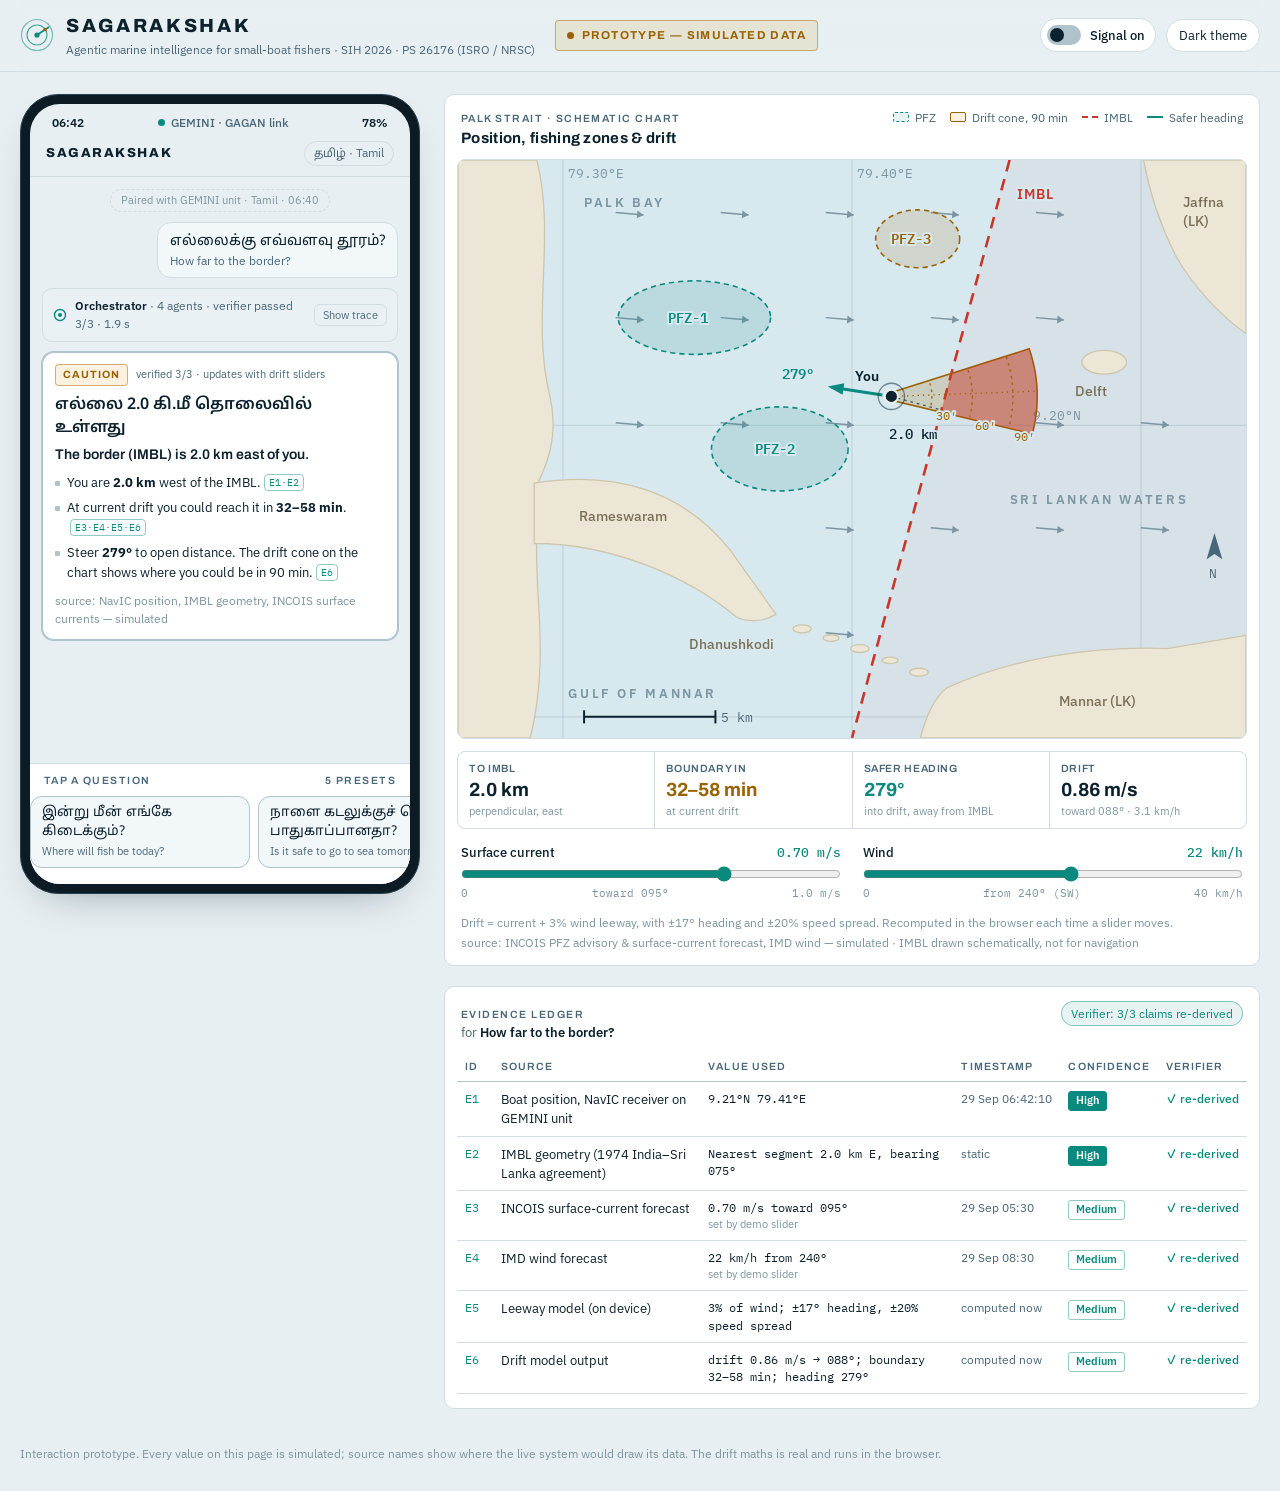
<file: sagarakshak-standalone.html>
<!doctype html>
<html lang="en">
<head>
<meta charset="utf-8">
<meta name="viewport" content="width=device-width, initial-scale=1, viewport-fit=cover">
<style>[hidden]{display:none!important}</style>
</head>
<body>
<title>Sagarakshak Prototype</title>
<meta name="description" content="Interaction prototype of an agentic marine-intelligence assistant for Indian fishers. All data simulated.">
<link rel="preconnect" href="https://fonts.googleapis.com">
<link rel="preconnect" href="https://fonts.gstatic.com" crossorigin>
<link rel="stylesheet" href="https://fonts.googleapis.com/css2?family=Archivo:wght@500;600;700;800&family=IBM+Plex+Mono:wght@400;500&family=IBM+Plex+Sans:wght@400;500;600&family=Noto+Sans+Tamil:wght@400;600&display=swap">
<style>
/* ---------- tokens: dark-first (sea-ink) ---------- */
:root{
  color-scheme: dark;
  --bg:#06131c; --panel:#0b1d29; --raise:#10283a; --sunk:#081822;
  --line:#1b3749; --line2:#2a5068;
  --text:#d9e8ee; --muted:#88a4b2; --faint:#5a7b8c;
  --teal:#35d6c4; --teal-ink:#03201d; --teal-soft:rgba(53,214,196,.13); --teal-line:rgba(53,214,196,.45);
  --amber:#f1b440; --amber-soft:rgba(241,180,64,.14); --amber-line:rgba(241,180,64,.5);
  --coral:#ff6f61; --coral-soft:rgba(255,111,97,.12); --coral-line:rgba(255,111,97,.55);
  --sea:#0a2131; --sea2:#0c2638; --land:#1a2d2b; --land-line:#2e4a46; --land-text:#7d9690;
  --grid:rgba(136,164,178,.13);
  --bezel:#02090e; --bezel-line:#1d3342;
  --shadow:0 18px 50px -20px rgba(0,0,0,.7);
  --f-head:"Archivo", "Arial Narrow", system-ui, sans-serif;
  --f-body:"IBM Plex Sans", system-ui, -apple-system, "Segoe UI", sans-serif;
  --f-mono:"IBM Plex Mono", ui-monospace, "Cascadia Mono", Consolas, monospace;
  --f-ta:"Noto Sans Tamil", "Latha", "Nirmala UI", "IBM Plex Sans", sans-serif;
}
@media (prefers-color-scheme: light){
  :root:not([data-theme="dark"]){
    color-scheme: light;
    --bg:#e8eff2; --panel:#ffffff; --raise:#f2f7f9; --sunk:#eaf1f4;
    --line:#d0dde3; --line2:#aec3cc;
    --text:#0b212e; --muted:#48677a; --faint:#7b95a3;
    --teal:#0a8a7e; --teal-ink:#ffffff; --teal-soft:rgba(10,138,126,.10); --teal-line:rgba(10,138,126,.45);
    --amber:#9a6200; --amber-soft:rgba(214,146,20,.13); --amber-line:rgba(170,110,0,.5);
    --coral:#c8372b; --coral-soft:rgba(214,70,55,.09); --coral-line:rgba(200,55,43,.5);
    --sea:#d7e8ef; --sea2:#cfe3eb; --land:#ece6d7; --land-line:#cfc5ab; --land-text:#7a6f55;
    --grid:rgba(40,80,100,.12);
    --bezel:#0d1b24; --bezel-line:#27404f;
    --shadow:0 18px 44px -24px rgba(10,40,60,.45);
  }
}
:root[data-theme="light"]{
  color-scheme: light;
  --bg:#e8eff2; --panel:#ffffff; --raise:#f2f7f9; --sunk:#eaf1f4;
  --line:#d0dde3; --line2:#aec3cc;
  --text:#0b212e; --muted:#48677a; --faint:#7b95a3;
  --teal:#0a8a7e; --teal-ink:#ffffff; --teal-soft:rgba(10,138,126,.10); --teal-line:rgba(10,138,126,.45);
  --amber:#9a6200; --amber-soft:rgba(214,146,20,.13); --amber-line:rgba(170,110,0,.5);
  --coral:#c8372b; --coral-soft:rgba(214,70,55,.09); --coral-line:rgba(200,55,43,.5);
  --sea:#d7e8ef; --sea2:#cfe3eb; --land:#ece6d7; --land-line:#cfc5ab; --land-text:#7a6f55;
  --grid:rgba(40,80,100,.12);
  --bezel:#0d1b24; --bezel-line:#27404f;
  --shadow:0 18px 44px -24px rgba(10,40,60,.45);
}

*{box-sizing:border-box}
html,body{background:var(--bg)}
body{margin:0;color:var(--text);font-family:var(--f-body);font-size:14px;line-height:1.5;-webkit-font-smoothing:antialiased}
button{font:inherit;color:inherit}
:focus-visible{outline:2px solid var(--teal);outline-offset:2px}
.num,.mono{font-variant-numeric:tabular-nums}
.mono{font-family:var(--f-mono)}
.ta{font-family:var(--f-ta)}
h1,h2,h3{font-family:var(--f-head);text-wrap:balance;margin:0}

/* ---------- header ---------- */
.top{position:sticky;top:env(safe-area-inset-top,0px);z-index:20;background:color-mix(in srgb,var(--bg) 88%,transparent);backdrop-filter:blur(8px);border-bottom:1px solid var(--line)}
.top-in{max-width:1320px;margin:0 auto;padding:12px 20px;display:flex;align-items:center;gap:14px 20px;flex-wrap:wrap}
.brand{display:flex;align-items:center;gap:12px;min-width:0}
.mark{width:34px;height:34px;flex:none}
.brand h1{font-size:19px;font-weight:800;letter-spacing:.14em}
.brand p{margin:0;color:var(--muted);font-size:12px}
.proto{display:inline-flex;align-items:center;gap:8px;padding:6px 11px;border:1px solid var(--amber-line);background:var(--amber-soft);color:var(--amber);border-radius:4px;font-family:var(--f-head);font-weight:700;font-size:11.5px;letter-spacing:.12em;white-space:nowrap}
.proto::before{content:"";width:7px;height:7px;border-radius:50%;background:var(--amber)}
.top-ctl{margin-left:auto;display:flex;align-items:center;gap:10px;flex-wrap:wrap}
.switch{display:inline-flex;align-items:center;gap:9px;cursor:pointer;padding:6px 10px 6px 6px;border:1px solid var(--line);border-radius:999px;background:var(--panel);font-size:12.5px;font-weight:500;user-select:none}
.switch input{position:absolute;opacity:0;width:1px;height:1px}
.track{width:34px;height:20px;border-radius:999px;background:var(--line2);position:relative;transition:background .2s}
.track::after{content:"";position:absolute;top:3px;left:3px;width:14px;height:14px;border-radius:50%;background:var(--text);transition:transform .2s}
.switch input:checked + .track{background:var(--amber)}
.switch input:checked + .track::after{transform:translateX(14px);background:var(--bg)}
.switch input:focus-visible + .track{outline:2px solid var(--teal);outline-offset:2px}
.ghost{border:1px solid var(--line);background:var(--panel);border-radius:999px;padding:6px 12px;font-size:12.5px;cursor:pointer}
.ghost:hover{border-color:var(--line2)}

/* ---------- layout ---------- */
.wrap{max-width:1320px;margin:0 auto;padding-inline:20px;padding-block:22px 36px}
.grid{display:grid;grid-template-columns:minmax(0,400px) minmax(0,1fr);gap:24px;align-items:start}
.right{display:grid;gap:20px;min-width:0}
.card{background:var(--panel);border:1px solid var(--line);border-radius:10px;min-width:0}
.card-h{display:flex;align-items:baseline;justify-content:space-between;gap:8px 14px;flex-wrap:wrap;padding:14px 16px 10px}
.card-h h2{font-size:15px;font-weight:700;letter-spacing:.02em}
.eyebrow{font-family:var(--f-head);font-size:10.5px;font-weight:600;letter-spacing:.14em;text-transform:uppercase;color:var(--muted)}
.src{color:var(--faint);font-size:11.5px}
.offbar{display:flex;gap:10px;align-items:center;padding:10px 14px;border:1px solid var(--teal-line);background:var(--teal-soft);border-radius:8px;font-size:13px}

/* ---------- phone ---------- */
.phone-wrap{position:sticky;top:84px}
.phone{background:var(--bezel);border:1px solid var(--bezel-line);border-radius:38px;padding:9px;box-shadow:var(--shadow);width:100%;max-width:400px;margin-inline:auto}
.screen{background:var(--bg);border-radius:30px;overflow:hidden;height:min(780px,calc(100vh - 120px));min-height:600px;display:flex;flex-direction:column;position:relative}
.status{display:flex;justify-content:space-between;align-items:center;padding:10px 22px 4px;font-size:11.5px;font-weight:600}
.status .sig{display:flex;align-items:center;gap:6px;color:var(--muted);font-weight:500}
.sig i{width:7px;height:7px;border-radius:50%;background:var(--teal);display:inline-block}
body.offline .sig i{background:var(--amber)}
.apphead{display:flex;align-items:center;justify-content:space-between;padding:6px 16px 10px;border-bottom:1px solid var(--line)}
.apphead b{font-family:var(--f-head);font-weight:800;letter-spacing:.12em;font-size:13px}
.lang{font-size:11.5px;color:var(--muted);border:1px solid var(--line);border-radius:999px;padding:2px 9px}
.packet{margin:10px 12px 0;padding:9px 11px;border:1px solid var(--teal-line);background:var(--teal-soft);border-radius:10px;display:grid;grid-template-columns:auto 1fr;gap:2px 9px;align-items:center;font-size:12px}
.packet svg{grid-row:span 2}
.packet strong{font-weight:600}
.packet span{color:var(--muted);font-size:11px}
.chat{flex:1;overflow-y:auto;padding:12px 12px 16px;display:flex;flex-direction:column;gap:10px;scroll-behavior:smooth}
.sysline{align-self:center;font-size:11px;color:var(--faint);padding:2px 10px;border:1px dashed var(--line);border-radius:999px}
.bubble{align-self:flex-end;max-width:84%;background:var(--raise);border:1px solid var(--line);border-radius:14px 14px 4px 14px;padding:8px 12px}
.bubble .ta{display:block;font-size:14.5px;line-height:1.45}
.bubble .en{display:block;color:var(--muted);font-size:11.5px}

/* agent trace */
.trace{border:1px solid var(--line);border-radius:10px;background:var(--sunk);font-size:12px}
.trace-h{display:flex;align-items:center;gap:8px;padding:8px 10px}
.trace-h .t{flex:1;min-width:0;color:var(--muted)}
.trace-h .t b{color:var(--text);font-weight:600}
.tbtn{border:1px solid var(--line);background:transparent;border-radius:6px;padding:2px 8px;font-size:11px;cursor:pointer;color:var(--muted)}
.tbtn:hover{color:var(--text);border-color:var(--line2)}
.agents{list-style:none;margin:0;padding:0 10px 4px 22px;position:relative}
.agents::before{content:"";position:absolute;left:14px;top:0;bottom:14px;border-left:1px solid var(--line2)}
.agent{position:relative;padding:5px 0 5px 12px;display:grid;grid-template-columns:auto 1fr;gap:1px 8px;align-items:start}
.agent::before{content:"";position:absolute;left:-8px;top:13px;width:14px;border-top:1px solid var(--line2)}
.agent .st{width:14px;height:14px;margin-top:2px;border-radius:50%;border:1.5px solid var(--line2);display:grid;place-items:center}
.agent .nm{font-weight:600;font-size:12px}
.agent .nm small{font-weight:400;color:var(--faint);font-size:10.5px;margin-left:4px}
.agent .cl,.agent .vl{grid-column:2}
.agent .cl{color:var(--text)}
.agent .vl{font-family:var(--f-mono);font-size:10.5px;color:var(--muted);font-variant-numeric:tabular-nums}
.agent.run .st{border-color:var(--teal);border-top-color:transparent;animation:spin .7s linear infinite}
.agent.run .cl,.agent.run .vl{color:var(--faint)}
.agent.done .st{background:var(--teal);border-color:var(--teal)}
.agent.done .st::after{content:"";width:5px;height:3px;border-left:1.5px solid var(--teal-ink);border-bottom:1.5px solid var(--teal-ink);transform:rotate(-45deg) translate(0,-1px)}
.agent.warn .st{background:var(--coral);border-color:var(--coral)}
.agent.off{opacity:.45}
.agent.off .st{border-style:dashed}
.verifier{margin:2px 10px 10px;padding:7px 9px;border-radius:7px;border:1px solid var(--line);display:flex;gap:8px;align-items:center}
.verifier .vi{width:16px;height:16px;flex:none}
.verifier.run{color:var(--muted)}
.verifier.pass{border-color:var(--teal-line);color:var(--teal)}
.verifier.fail{border-color:var(--coral-line);color:var(--coral);background:var(--coral-soft)}
.trace.collapsed .agents,.trace.collapsed .verifier{display:none}
@keyframes spin{to{transform:rotate(360deg)}}

/* answer card */
.ans{border:1px solid var(--line);background:var(--panel);border-radius:12px;padding:11px 12px 12px;display:grid;gap:8px;transition:box-shadow .2s,border-color .2s}
.ans.active{border-color:var(--line2);box-shadow:0 0 0 1px var(--line2)}
.ans-top{display:flex;align-items:center;gap:8px;flex-wrap:wrap;font-size:11px;color:var(--muted)}
.chip{display:inline-flex;align-items:center;gap:5px;font-family:var(--f-head);font-weight:700;font-size:10.5px;letter-spacing:.1em;padding:2px 7px;border-radius:4px;border:1px solid}
.chip.ok{color:var(--teal);border-color:var(--teal-line);background:var(--teal-soft)}
.chip.warn{color:var(--amber);border-color:var(--amber-line);background:var(--amber-soft)}
.chip.crit,.chip.refuse{color:var(--coral);border-color:var(--coral-line);background:var(--coral-soft)}
.ans .head-ta{font-family:var(--f-ta);font-size:16px;font-weight:600;line-height:1.45}
.ans .head-en{font-family:var(--f-head);font-size:14px;font-weight:600;margin-top:-4px}
.claims{margin:0;padding:0;list-style:none;display:grid;gap:6px}
.claims li{padding-left:12px;position:relative;font-size:13px}
.claims li::before{content:"";position:absolute;left:0;top:.62em;width:5px;height:5px;background:var(--line2);border-radius:1px}
.cite{border:1px solid var(--teal-line);color:var(--teal);background:transparent;border-radius:4px;font-family:var(--f-mono);font-size:10px;padding:0 4px;margin-left:3px;cursor:pointer;vertical-align:1px;line-height:1.5}
.cite:hover{background:var(--teal-soft)}
.ans .src{margin-top:2px}
.ans.refuse{border-color:var(--coral-line);background:linear-gradient(var(--coral-soft),var(--coral-soft)),var(--panel)}
.ans.refuse .head-ta,.ans.refuse .head-en{color:var(--coral)}
.miss{list-style:none;margin:0;padding:0;display:grid;gap:7px;font-size:12.5px}
.miss li{display:grid;grid-template-columns:18px 1fr;gap:6px}
.miss .x{color:var(--coral);font-weight:700}
.miss .y{color:var(--teal);font-weight:700}
.note{font-size:12px;color:var(--muted);border-top:1px dashed var(--line);padding-top:8px}
.linkbtn{border:0;background:none;padding:0;color:var(--teal);text-decoration:underline;text-underline-offset:2px;cursor:pointer;font-size:12px}
.live{transition:background .4s}
.live.flash{background:var(--amber-soft)}

/* wave strip + causal bars + meter */
.minichart{width:100%;height:auto;display:block}
.minichart text{font-family:var(--f-mono);font-size:10px;fill:var(--muted)}
.minichart .bar{fill:var(--teal)}
.minichart .bar.hi{fill:var(--amber)}
.minichart .thr{stroke:var(--amber);stroke-dasharray:3 3;stroke-width:1}
.minichart .axis{stroke:var(--line2)}
.chain{display:grid;gap:7px}
.factor{display:grid;grid-template-columns:14px 1fr auto;gap:2px 8px;align-items:center;font-size:12.5px}
.factor .rk{font-family:var(--f-mono);color:var(--faint);font-size:11px}
.factor .fbar{grid-column:2 / 4;height:7px;background:var(--sunk);border-radius:2px;overflow:hidden}
.factor .fbar i{display:block;height:100%;background:var(--teal);border-radius:2px}
.factor.med .fbar i{background:color-mix(in srgb,var(--teal) 62%,var(--sunk))}
.factor.low .fbar i{background:color-mix(in srgb,var(--teal) 35%,var(--sunk))}
.factor .w{font-family:var(--f-mono);font-size:11.5px;font-variant-numeric:tabular-nums}
.conf{font-size:10px;color:var(--muted);border:1px solid var(--line);border-radius:3px;padding:0 4px;margin-left:5px;white-space:nowrap}
.mech{font-size:12px;color:var(--muted);background:var(--sunk);border-radius:7px;padding:7px 9px}
.meter{border:1px solid var(--line);border-radius:9px;padding:9px 10px;display:grid;gap:6px}
.meter-row{display:flex;justify-content:space-between;align-items:baseline;font-size:12px;color:var(--muted)}
.meter-row b{font-family:var(--f-head);font-size:20px;color:var(--text);font-variant-numeric:tabular-nums}
.meter-bar{height:6px;border-radius:3px;background:var(--sunk);overflow:hidden}
.meter-bar i{display:block;height:100%;background:var(--teal);transition:width 1.1s cubic-bezier(.2,.8,.2,1)}
.meter .cap{font-size:12px;color:var(--teal)}
.logrow{display:flex;align-items:center;gap:8px;flex-wrap:wrap;font-size:12px;color:var(--muted)}
.btn{border:1px solid var(--teal);background:var(--teal);color:var(--teal-ink);border-radius:7px;padding:6px 12px;font-weight:600;font-size:12.5px;cursor:pointer}
.btn:disabled{cursor:default}
.btn.done{background:transparent;color:var(--teal)}
body.offline .needs-net{opacity:.38;filter:grayscale(1);pointer-events:none}
.netnote{display:none;font-size:11px;color:var(--amber)}
body.offline .netnote{display:block}

/* presets */
.presets{border-top:1px solid var(--line);padding:9px 0 12px;background:var(--panel)}
.presets .eyebrow{padding:0 14px 7px;display:flex;justify-content:space-between}
.chips{display:flex;gap:8px;overflow-x:auto;padding:0 12px 4px;scroll-snap-type:x mandatory;scrollbar-width:thin}
.qchip{flex:none;scroll-snap-align:start;text-align:left;border:1px solid var(--line2);background:var(--raise);border-radius:12px;padding:7px 11px;cursor:pointer;max-width:220px;display:grid;gap:1px}
.qchip:hover:not(:disabled){border-color:var(--teal)}
.qchip .ta{font-size:13.5px;line-height:1.4}
.qchip .en{font-size:11px;color:var(--muted)}
.qchip .tag{display:none;font-size:10px;color:var(--amber);font-weight:600;letter-spacing:.04em}
.qchip:disabled{opacity:.4;cursor:default}
body.offline .qchip.net .tag{display:block}

/* map */
.map-box{padding:0 12px}
#map{width:100%;height:auto;display:block;border-radius:8px;border:1px solid var(--line);background:var(--sea)}
#map text{font-family:var(--f-body)}
.m-sea{fill:var(--sea)}
.m-grid{stroke:var(--grid);stroke-width:1}
.m-gridlbl{fill:var(--faint);font-size:10px;font-family:var(--f-mono)!important}
.m-land{fill:var(--land);stroke:var(--land-line);stroke-width:1}
.m-landlbl{fill:var(--land-text);font-size:11px;font-weight:500}
.m-sealbl{fill:var(--faint);font-size:10px;letter-spacing:.2em;font-weight:600}
.m-shoal{fill:var(--land);stroke:var(--land-line)}
.m-imbl{stroke:var(--coral);stroke-width:2;stroke-dasharray:9 6;fill:none}
.m-imbllbl{fill:var(--coral);font-size:10.5px;font-weight:600;letter-spacing:.06em}
.m-lk{fill:var(--coral);opacity:.035}
.m-pfz{fill:var(--teal);fill-opacity:.14;stroke:var(--teal);stroke-width:1.2;stroke-dasharray:4 3}
.m-pfz.caution{fill:var(--amber);stroke:var(--amber)}
.m-pfzlbl{fill:var(--teal);font-size:10.5px;font-weight:600;font-family:var(--f-mono)!important}
.m-pfzlbl.caution{fill:var(--amber)}
.q-fish .pfz2{fill-opacity:.32;stroke-width:2;stroke-dasharray:none}
.m-rec{fill:var(--teal);font-size:9.5px;font-weight:600;letter-spacing:.08em;opacity:0}
.q-fish .m-rec{opacity:1}
.m-cached{fill:var(--amber);font-size:9.5px;font-weight:600;opacity:0}
body.offline .m-cached{opacity:1}
body.offline .pfzs{opacity:.5}
.m-cur{stroke:var(--faint);stroke-width:1.1;fill:none}
.m-curhead{fill:var(--faint)}
.m-cone{fill:var(--amber);fill-opacity:.2;stroke:var(--amber);stroke-width:1.2}
.m-cone-lk{fill:var(--coral);fill-opacity:.45;stroke:none}
.m-iso{stroke:var(--amber);stroke-width:1;stroke-dasharray:2 3;fill:none;opacity:.9}
.m-isolbl{fill:var(--amber);font-size:9.5px;font-family:var(--f-mono)!important}
.m-center{stroke:var(--amber);stroke-width:1;stroke-dasharray:1 3}
.m-dist{stroke:var(--text);stroke-width:1;stroke-dasharray:2 3;opacity:.7}
.m-distlbl{fill:var(--text);font-size:10.5px;font-family:var(--f-mono)!important;font-weight:500}
.m-hdg{stroke:var(--teal);stroke-width:2.4;fill:none}
.m-hdghead{fill:var(--teal)}
.m-hdglbl{fill:var(--teal);font-size:10.5px;font-weight:600;font-family:var(--f-mono)!important}
.m-boat{fill:var(--text);stroke:var(--bg);stroke-width:1.5}
.m-ring{fill:none;stroke:var(--text);stroke-width:1;opacity:.5;transform-box:fill-box;transform-origin:center;animation:ping 2.4s ease-out infinite}
.m-boatlbl{fill:var(--text);font-size:10.5px;font-weight:600}
.m-halo{paint-order:stroke;stroke:var(--sea);stroke-width:3px;stroke-linejoin:round}
.m-offchart{opacity:0;transition:opacity .3s}
.q-refuse .m-offchart{opacity:1}
.m-offchart rect{fill:var(--panel);stroke:var(--coral-line)}
.m-offchart text{fill:var(--coral);font-size:10.5px;font-weight:600}
.m-scale{stroke:var(--text);stroke-width:1.5}
.m-scalelbl{fill:var(--muted);font-size:10px;font-family:var(--f-mono)!important}
@keyframes ping{0%{transform:scale(.6);opacity:.8}100%{transform:scale(2.2);opacity:0}}

.legend{display:flex;flex-wrap:wrap;gap:6px 14px;font-size:11.5px;color:var(--muted)}
.legend span{display:inline-flex;align-items:center;gap:6px}
.lg{width:16px;height:10px;display:inline-block;border-radius:2px}
.lg.pfz{background:var(--teal-soft);border:1px dashed var(--teal)}
.lg.cone{background:var(--amber-soft);border:1px solid var(--amber)}
.lg.imbl{height:0;border-top:2px dashed var(--coral);border-radius:0}
.lg.hdg{height:0;border-top:2px solid var(--teal);border-radius:0}

.readouts{display:grid;grid-template-columns:repeat(4,minmax(0,1fr));gap:1px;background:var(--line);border:1px solid var(--line);border-radius:8px;overflow:hidden;margin:12px 12px 0}
.ro{background:var(--panel);padding:9px 11px;display:grid;gap:1px;min-width:0}
.ro .k{font-size:10.5px;color:var(--muted);letter-spacing:.06em;text-transform:uppercase;font-family:var(--f-head);font-weight:600}
.ro .v{font-family:var(--f-head);font-weight:700;font-size:19px;font-variant-numeric:tabular-nums;line-height:1.25;overflow-wrap:anywhere}
.ro .s{font-size:11px;color:var(--faint);font-variant-numeric:tabular-nums}
.ro.warn .v{color:var(--amber)}
.ro.crit .v{color:var(--coral)}
.ro.ok .v{color:var(--teal)}
.sliders{display:grid;grid-template-columns:repeat(2,minmax(0,1fr));gap:12px 22px;padding:14px 16px 6px}
.sl{display:grid;gap:4px}
.sl label{display:flex;justify-content:space-between;align-items:baseline;font-size:12.5px;font-weight:500}
.sl output{font-family:var(--f-mono);font-size:12.5px;color:var(--teal);font-variant-numeric:tabular-nums}
.sl input{width:100%;accent-color:var(--teal);margin:0}
.sl .ends{display:flex;justify-content:space-between;font-size:10.5px;color:var(--faint);font-family:var(--f-mono)}
.map-foot{padding:6px 16px 14px;display:grid;gap:3px}

/* ledger */
.ledger-h .for{font-size:12.5px;color:var(--muted)}
.ledger-h .for b{color:var(--text);font-weight:600}
.vpill{font-size:11.5px;padding:3px 9px;border-radius:999px;border:1px solid var(--teal-line);color:var(--teal);background:var(--teal-soft);white-space:nowrap}
.vpill.fail{border-color:var(--coral-line);color:var(--coral);background:var(--coral-soft)}
.tbl-wrap{overflow-x:auto;padding:0 12px 14px}
table{width:100%;border-collapse:collapse;min-width:640px;font-size:12.5px}
th{text-align:left;font-family:var(--f-head);font-size:10.5px;letter-spacing:.1em;text-transform:uppercase;color:var(--muted);font-weight:600;padding:7px 8px;border-bottom:1px solid var(--line2)}
td{padding:8px;border-bottom:1px solid var(--line);vertical-align:top;font-variant-numeric:tabular-nums}
td.id{font-family:var(--f-mono);color:var(--teal);font-size:11.5px;width:36px}
td.val{font-family:var(--f-mono);font-size:11.5px}
td.val small{display:block;font-family:var(--f-body);color:var(--faint);font-size:10.5px}
td.time{white-space:nowrap;color:var(--muted);font-size:12px}
tr.hl td{background:var(--teal-soft)}
tr.bad td.id{color:var(--coral)}
.cf{display:inline-block;font-size:10.5px;font-weight:600;padding:1px 7px;border-radius:3px;border:1px solid var(--line2);color:var(--muted);white-space:nowrap}
.cf.High{background:var(--teal);border-color:var(--teal);color:var(--teal-ink)}
.cf.Medium{border-color:var(--teal-line);color:var(--teal)}
.cf.None{border-style:dashed;color:var(--faint)}
.ck{white-space:nowrap;font-size:11.5px;font-weight:500}
.ck.ok{color:var(--teal)}
.ck.bad{color:var(--coral)}

.foot{max-width:1320px;margin:0 auto;padding:0 20px 28px;color:var(--faint);font-size:12px}

@media (max-width: 960px){
  .grid{grid-template-columns:minmax(0,1fr)}
  .phone-wrap{position:static}
  .screen{height:680px;min-height:0}
}
@media (max-width: 640px){
  .top-in{padding:10px 16px;gap:8px 12px}
  .brand p{display:none}
  .wrap{padding-inline:16px}
  .foot{padding-inline:16px}
  .readouts{grid-template-columns:repeat(2,minmax(0,1fr))}
  .sliders{grid-template-columns:minmax(0,1fr)}
  .phone{border-radius:30px;padding:7px}
  .screen{border-radius:24px;height:640px}
  .map-box{padding:0 8px}
  .readouts{margin-inline:8px}
}
@media (prefers-reduced-motion: reduce){
  *{animation:none!important;transition:none!important;scroll-behavior:auto!important}
}
</style>

<header class="top">
  <div class="top-in">
    <div class="brand">
      <svg class="mark" viewBox="0 0 34 34" aria-hidden="true">
        <circle cx="17" cy="17" r="15.5" fill="none" stroke="var(--teal)" stroke-width="1.2" opacity=".5"/>
        <circle cx="17" cy="17" r="10" fill="none" stroke="var(--teal)" stroke-width="1.2" opacity=".75"/>
        <path d="M17 17 L29 9" stroke="var(--teal)" stroke-width="1.6"/>
        <circle cx="17" cy="17" r="2.6" fill="var(--teal)"/>
        <circle cx="25" cy="11.5" r="1.8" fill="var(--amber)"/>
      </svg>
      <div>
        <h1>SAGARAKSHAK</h1>
        <p>Agentic marine intelligence for small-boat fishers · SIH 2026 · PS 26176 (ISRO / NRSC)</p>
      </div>
    </div>
    <span class="proto" role="status">PROTOTYPE — SIMULATED DATA</span>
    <div class="top-ctl">
      <label class="switch" for="offline">
        <input type="checkbox" id="offline" role="switch" aria-label="Off-grid mode: simulate loss of signal">
        <span class="track"></span><span id="offlineLbl">Signal on</span>
      </label>
      <button class="ghost" id="themeBtn" type="button">Theme</button>
    </div>
  </div>
</header>

<main class="wrap">
  <div class="grid">
    <!-- LEFT: phone -->
    <section class="phone-wrap" aria-label="Fisher's phone">
      <div class="phone">
        <div class="screen">
          <div class="status">
            <span class="num">06:42</span>
            <span class="sig"><i></i><span id="sigText">GEMINI · GAGAN link</span></span>
            <span class="num">78%</span>
          </div>
          <div class="apphead">
            <b>SAGARAKSHAK</b>
            <span class="lang"><span class="ta">தமிழ்</span> · Tamil</span>
          </div>
          <div class="packet" id="packet" hidden>
            <svg width="22" height="22" viewBox="0 0 22 22" aria-hidden="true"><path d="M11 2 L19 5 V11 C19 15.5 15.5 19 11 20.5 C6.5 19 3 15.5 3 11 V5 Z" fill="none" stroke="var(--teal)" stroke-width="1.5"/><path d="M7.5 11 L10 13.5 L14.8 8.6" fill="none" stroke="var(--teal)" stroke-width="1.8"/></svg>
            <strong>Signed safety packet — valid until 18:40, signature verified</strong>
            <span>Received 06:10 via GEMINI (GAGAN) · drift, border, wave &amp; wind data on this device</span>
          </div>
          <div class="chat" id="chat" aria-live="polite"></div>
          <div class="presets">
            <div class="eyebrow"><span>Tap a question</span><span id="presetHint">5 presets</span></div>
            <div class="chips" id="chips"></div>
          </div>
        </div>
      </div>
    </section>

    <!-- RIGHT: map + ledger -->
    <div class="right">
      <div class="offbar" id="offbar" hidden>
        <svg width="18" height="18" viewBox="0 0 22 22" aria-hidden="true"><path d="M11 2 L19 5 V11 C19 15.5 15.5 19 11 20.5 C6.5 19 3 15.5 3 11 V5 Z" fill="none" stroke="var(--teal)" stroke-width="1.6"/></svg>
        <span><b>Off-grid.</b> Drift and border alerts keep running on the boat's device from the signed packet. Catch analysis and new fish-zone lookups wait for signal.</span>
      </div>

      <section class="card" aria-label="Chart">
        <div class="card-h">
          <div>
            <div class="eyebrow">Palk Strait · schematic chart</div>
            <h2>Position, fishing zones &amp; drift</h2>
          </div>
          <div class="legend">
            <span><i class="lg pfz"></i>PFZ</span>
            <span><i class="lg cone"></i>Drift cone, 90 min</span>
            <span><i class="lg imbl"></i>IMBL</span>
            <span><i class="lg hdg"></i>Safer heading</span>
          </div>
        </div>
        <div class="map-box">
          <svg id="map" viewBox="0 0 600 440" role="img" aria-label="Schematic chart of the Palk Strait showing the boat, fishing zones, the maritime boundary and the drift cone">
            <defs>
              <clipPath id="lkClip"><polygon points="420,0 300,440 600,440 600,0"/></clipPath>
              <clipPath id="mapClip"><rect x="0" y="0" width="600" height="440"/></clipPath>
            </defs>
            <rect class="m-sea" x="0" y="0" width="600" height="440"/>
            <polygon class="m-lk" points="420,0 300,440 600,440 600,0"/>
            <!-- graticule -->
            <g>
              <line class="m-grid" x1="80" y1="0" x2="80" y2="440"/>
              <line class="m-grid" x1="300" y1="0" x2="300" y2="440"/>
              <line class="m-grid" x1="520" y1="0" x2="520" y2="440"/>
              <line class="m-grid" x1="0" y1="202" x2="600" y2="202"/>
              <line class="m-grid" x1="0" y1="424" x2="600" y2="424"/>
            </g>
            <!-- current field -->
            <g id="curField"></g>
            <!-- land -->
            <path class="m-land" d="M0,0 L60,0 C75,60 55,120 70,180 C78,215 64,238 60,248 L60,290 C58,330 70,380 55,440 L0,440 Z"/>
            <path class="m-land" d="M58,246 C120,236 172,252 208,298 C222,318 234,334 242,346 C232,352 220,352 212,348 C176,318 118,292 58,292 Z"/>
            <g>
              <ellipse class="m-shoal" cx="262" cy="357" rx="7" ry="3"/>
              <ellipse class="m-shoal" cx="284" cy="364" rx="6" ry="2.5"/>
              <ellipse class="m-shoal" cx="306" cy="372" rx="7" ry="3"/>
              <ellipse class="m-shoal" cx="329" cy="381" rx="6" ry="2.5"/>
              <ellipse class="m-shoal" cx="351" cy="390" rx="7" ry="3"/>
            </g>
            <path class="m-land" d="M372,402 C420,380 480,370 540,372 L600,362 L600,440 L352,440 C356,425 362,410 372,402 Z"/>
            <path class="m-land" d="M522,0 L600,0 L600,132 C585,122 560,98 546,72 C534,48 526,22 522,0 Z"/>
            <ellipse class="m-land" cx="492" cy="154" rx="17" ry="9"/>
            <text class="m-gridlbl" x="84" y="14">79.30°E</text>
            <text class="m-gridlbl" x="304" y="14">79.40°E</text>
            <text class="m-gridlbl" x="438" y="198">9.20°N</text>
            <text class="m-landlbl" x="92" y="275">Rameswaram</text>
            <text class="m-landlbl" x="176" y="372">Dhanushkodi</text>
            <text class="m-landlbl" x="458" y="416">Mannar (LK)</text>
            <text class="m-landlbl" x="552" y="36">Jaffna</text>
            <text class="m-landlbl" x="552" y="50">(LK)</text>
            <text class="m-landlbl" x="470" y="180">Delft</text>
            <text class="m-sealbl" x="96" y="36">PALK BAY</text>
            <text class="m-sealbl" x="84" y="410">GULF OF MANNAR</text>
            <text class="m-sealbl" x="420" y="262">SRI LANKAN WATERS</text>
            <!-- PFZs -->
            <g class="pfzs">
              <ellipse class="m-pfz" cx="180" cy="120" rx="58" ry="28"/>
              <text class="m-pfzlbl m-halo" x="160" y="124">PFZ-1</text>
              <ellipse class="m-pfz pfz2" cx="245" cy="220" rx="52" ry="32"/>
              <text class="m-pfzlbl m-halo" x="226" y="224">PFZ-2</text>
              <text class="m-rec m-halo" x="206" y="265">RECOMMENDED</text>
              <ellipse class="m-pfz caution" cx="350" cy="60" rx="32" ry="22"/>
              <text class="m-pfzlbl caution m-halo" x="330" y="64">PFZ-3</text>
              <text class="m-cached m-halo" x="200" y="160">cached 06:10</text>
            </g>
            <!-- IMBL -->
            <line class="m-imbl" x1="420" y1="0" x2="300" y2="440"/>
            <text class="m-imbllbl m-halo" x="426" y="30">IMBL</text>
            <!-- drift -->
            <g id="drift" clip-path="url(#mapClip)">
              <path id="cone" class="m-cone"/>
              <path id="coneLK" class="m-cone-lk" clip-path="url(#lkClip)"/>
              <line id="center" class="m-center"/>
              <g id="iso"></g>
              <line id="distLine" class="m-dist"/>
              <text id="distLbl" class="m-distlbl m-halo"></text>
              <line id="hdg" class="m-hdg"/>
              <path id="hdgHead" class="m-hdghead"/>
              <text id="hdgLbl" class="m-hdglbl m-halo"></text>
            </g>
            <!-- boat -->
            <circle class="m-ring" cx="330" cy="180" r="10"/>
            <circle class="m-boat" cx="330" cy="180" r="5"/>
            <text class="m-boatlbl m-halo" x="302" y="168">You</text>
            <!-- scale / north -->
            <line class="m-scale" x1="96" y1="424" x2="196" y2="424"/>
            <line class="m-scale" x1="96" y1="419" x2="96" y2="429"/>
            <line class="m-scale" x1="196" y1="419" x2="196" y2="429"/>
            <text class="m-scalelbl" x="200" y="428">5 km</text>
            <g transform="translate(576,300)">
              <path d="M0,-16 L6,4 L0,0 L-6,4 Z" style="fill:var(--muted)"/>
              <text x="-4" y="18" class="m-scalelbl">N</text>
            </g>
            <!-- off-chart note for refusal -->
            <g class="m-offchart">
              <rect x="118" y="8" width="300" height="40" rx="6"/>
              <text x="130" y="25">▲ Kodiyakarai sector ~120 km NNE, off chart</text>
              <text x="130" y="40" style="font-weight:400">No verified fish-zone data (cloud cover)</text>
            </g>
          </svg>
        </div>

        <div class="readouts" id="readouts">
          <div class="ro"><span class="k">To IMBL</span><span class="v num">2.0 km</span><span class="s">perpendicular, east</span></div>
          <div class="ro warn" id="roTTB"><span class="k">Boundary in</span><span class="v num" id="ttb">—</span><span class="s" id="ttbSub">at current drift</span></div>
          <div class="ro ok"><span class="k">Safer heading</span><span class="v num" id="hdgV">—</span><span class="s">into drift, away from IMBL</span></div>
          <div class="ro"><span class="k">Drift</span><span class="v num" id="driftV">—</span><span class="s" id="driftSub">—</span></div>
        </div>

        <div class="sliders">
          <div class="sl">
            <label for="cur">Surface current <output id="curOut" for="cur">0.70 m/s</output></label>
            <input type="range" id="cur" min="0" max="1" step="0.05" value="0.7">
            <div class="ends"><span>0</span><span>toward 095°</span><span>1.0 m/s</span></div>
          </div>
          <div class="sl">
            <label for="wind">Wind <output id="windOut" for="wind">22 km/h</output></label>
            <input type="range" id="wind" min="0" max="40" step="1" value="22">
            <div class="ends"><span>0</span><span>from 240° (SW)</span><span>40 km/h</span></div>
          </div>
        </div>
        <div class="map-foot">
          <span class="src">Drift = current + 3% wind leeway, with ±17° heading and ±20% speed spread. Recomputed in the browser each time a slider moves.</span>
          <span class="src">source: INCOIS PFZ advisory &amp; surface-current forecast, IMD wind — simulated · IMBL drawn schematically, not for navigation</span>
        </div>
      </section>

      <section class="card" aria-label="Evidence ledger">
        <div class="card-h ledger-h">
          <div>
            <div class="eyebrow">Evidence ledger</div>
            <div class="for" id="ledgerFor"></div>
          </div>
          <span class="vpill" id="vpill"></span>
        </div>
        <div class="tbl-wrap">
          <table>
            <thead><tr><th>ID</th><th>Source</th><th>Value used</th><th>Timestamp</th><th>Confidence</th><th>Verifier</th></tr></thead>
            <tbody id="ledger"></tbody>
          </table>
        </div>
      </section>
    </div>
  </div>
</main>
<p class="foot">Interaction prototype. Every value on this page is simulated; source names show where the live system would draw its data. The drift maths is real and runs in the browser.</p>

<script>
(function(){
"use strict";
const $ = s => document.querySelector(s);
const reduce = window.matchMedia && matchMedia('(prefers-reduced-motion: reduce)').matches;

/* ---------- geometry (km, y down) ---------- */
const KM = 20;                       // px per km
const P = {x:16.5, y:9};             // boat
const A = {x:21, y:0}, B = {x:15, y:22}; // IMBL segment
const L = Math.hypot(B.x-A.x, B.y-A.y);
const N = {x:(B.y-A.y)/L, y:-(B.x-A.x)/L}; // unit normal pointing east (toward LK)
const D = -((P.x-A.x)*N.x + (P.y-A.y)*N.y); // km to IMBL
const CUR_TO = 95, WIND_TO = 60, SPREAD = 17;

const state = { cur:0.7, wind:22, offline:false, active:null, busy:false, accuracy:71, logged:false };
const msgs = {};
let seq = 0, timers = [], finishFn = null;

const bvec = (b,s) => { const r=b*Math.PI/180; return {x:Math.sin(r)*s, y:-Math.cos(r)*s}; };
const rot = (v,deg) => { const r=deg*Math.PI/180, c=Math.cos(r), s=Math.sin(r); return {x:v.x*c-v.y*s, y:v.x*s+v.y*c}; };
const brg = v => ((Math.atan2(v.x,-v.y)*180/Math.PI)+360)%360;
const px = p => [(p.x*KM).toFixed(1), (p.y*KM).toFixed(1)];
const pad3 = n => String(Math.round(n)%360).padStart(3,'0');

function fmtT(m){ return m < 100 ? Math.round(m)+' min' : (m/60).toFixed(1)+' h'; }
function fmtRange(a,b){
  if (a > 24*60) return 'over 24 h';
  if (b < 100) return Math.round(a)+'–'+Math.round(b)+' min';
  if (a < 100) return Math.round(a)+' min – '+(b/60).toFixed(1)+' h';
  return (a/60).toFixed(1)+'–'+(b/60).toFixed(1)+' h';
}

function drift(){
  const c = bvec(CUR_TO, state.cur);
  const lw = 0.03*state.wind/3.6;
  const w = bvec(WIND_TO, lw);
  const v = {x:c.x+w.x, y:c.y+w.y};
  const sp = Math.hypot(v.x, v.y);
  const vns = [];
  for (const f of [0.8,1,1.2]) for (const o of [-SPREAD,0,SPREAD]){ const r=rot(v,o); vns.push(f*(r.x*N.x+r.y*N.y)); }
  const mx = Math.max(...vns), mn = Math.min(...vns);
  const tmin = mx > 0.005 ? D*1000/mx/60 : null;
  const tmax = mn > 0.005 ? D*1000/mn/60 : null;
  let range, short, sentence, level;
  if (tmin === null){
    short = 'not closing'; range = 'not closing'; level = 'ok';
    sentence = 'At current drift you are <b>not moving toward</b> the border.';
  } else if (tmax === null){
    short = '≥ '+fmtT(tmin); range = fmtT(tmin)+' or longer';
    level = tmin < 30 ? 'crit' : tmin < 120 ? 'warn' : 'ok';
    sentence = 'At current drift you could reach it in <b>'+fmtT(tmin)+' or longer</b>; some tracks never reach it.';
  } else {
    range = short = fmtRange(tmin, tmax);
    level = tmin < 30 ? 'crit' : tmin < 120 ? 'warn' : 'ok';
    sentence = 'At current drift you could reach it in <b>'+range+'</b>.';
  }
  const vh = sp > 0.01 ? {x:v.x/sp, y:v.y/sp} : {x:0,y:0};
  let h = {x:-N.x-0.6*vh.x, y:-N.y-0.6*vh.y}; const hl = Math.hypot(h.x,h.y); h = {x:h.x/hl, y:h.y/hl};
  const vn = v.x*N.x + v.y*N.y;
  const share = sp > 0.001 ? Math.round(100*state.cur/(state.cur+lw)) : 0;
  return { v, sp, vh, lw, vn, tmin, tmax, range, short, sentence, level, h, hdg:brg(h), dir: sp>0.01 ? brg(v) : null, share };
}

/* ---------- map drawing ---------- */
const curPts = [];
for (let x=120; x<=560; x+=80) for (let y=40; y<=400; y+=80){
  if (x < 95) continue;
  if (y > 230 && y < 370 && x < 260) continue;
  if (y > 350 && x > 340) continue;
  if (x > 510 && y < 150) continue;
  if (Math.abs(x-330) < 50 && Math.abs(y-180) < 50) continue;
  curPts.push([x,y]);
}
function drawCurrents(){
  const len = 6 + state.cur*22, u = bvec(CUR_TO,1);
  let s = '';
  if (state.cur > 0.001){
    for (const [x,y] of curPts){
      const x2 = x+u.x*len, y2 = y+u.y*len, hx = x2-u.x*5, hy = y2-u.y*5;
      s += '<line class="m-cur" x1="'+x+'" y1="'+y+'" x2="'+x2.toFixed(1)+'" y2="'+y2.toFixed(1)+'"/>';
      s += '<path class="m-curhead" d="M'+x2.toFixed(1)+','+y2.toFixed(1)+' L'+(hx-u.y*3).toFixed(1)+','+(hy+u.x*3).toFixed(1)+' L'+(hx+u.y*3).toFixed(1)+','+(hy-u.x*3).toFixed(1)+' Z"/>';
    }
  }
  $('#curField').innerHTML = s;
}

function drawDrift(d){
  const T = 90*60;
  const R = d.sp*T/1000;       // km at 90 min
  const cone = $('#cone'), lk = $('#coneLK'), iso = $('#iso'), ctr = $('#center');
  if (d.sp < 0.01){
    cone.setAttribute('d',''); lk.setAttribute('d',''); iso.innerHTML='';
    ctr.setAttribute('x1',0);ctr.setAttribute('y1',0);ctr.setAttribute('x2',0);ctr.setAttribute('y2',0);
  } else {
    const base = 0.15;
    const l0 = rot(d.vh,-90), r0 = rot(d.vh,90);
    const pts = [];
    pts.push({x:P.x+l0.x*base, y:P.y+l0.y*base});
    for (let i=0;i<=14;i++){ const o=-SPREAD+i*(2*SPREAD/14); const u=rot(d.vh,o); pts.push({x:P.x+u.x*R*1.2, y:P.y+u.y*R*1.2}); }
    pts.push({x:P.x+r0.x*base, y:P.y+r0.y*base});
    const path = 'M'+pts.map(p=>px(p).join(',')).join(' L')+' Z';
    cone.setAttribute('d',path); lk.setAttribute('d',path);
    const e = px({x:P.x+d.vh.x*R*1.2, y:P.y+d.vh.y*R*1.2});
    ctr.setAttribute('x1',P.x*KM);ctr.setAttribute('y1',P.y*KM);ctr.setAttribute('x2',e[0]);ctr.setAttribute('y2',e[1]);
    let s='';
    for (const m of [30,60,90]){
      const r = d.sp*m*60/1000;
      if (r*KM < 8) continue;
      const a = rot(d.vh,-SPREAD), b = rot(d.vh,SPREAD);
      const p1 = px({x:P.x+a.x*r, y:P.y+a.y*r}), p2 = px({x:P.x+b.x*r, y:P.y+b.y*r});
      s += '<path class="m-iso" d="M'+p1[0]+','+p1[1]+' A'+(r*KM).toFixed(1)+','+(r*KM).toFixed(1)+' 0 0 1 '+p2[0]+','+p2[1]+'"/>';
      const lp = px({x:P.x+b.x*(r)+b.y*0.0, y:P.y+b.y*r});
      s += '<text class="m-isolbl m-halo" x="'+(+lp[0]+4)+'" y="'+(+lp[1]+10)+'">'+m+'′</text>';
    }
    iso.innerHTML = s;
  }
  // distance to IMBL
  const foot = {x:P.x+N.x*D, y:P.y+N.y*D}, f = px(foot);
  const dl = $('#distLine'); dl.setAttribute('x1',P.x*KM);dl.setAttribute('y1',P.y*KM);dl.setAttribute('x2',f[0]);dl.setAttribute('y2',f[1]);
  const lbl = $('#distLbl'); lbl.setAttribute('x',(+f[0]-40)); lbl.setAttribute('y',(+f[1]+22)); lbl.textContent = D.toFixed(1)+' km';
  // heading arrow
  const HL = 2.3, tip = {x:P.x+d.h.x*HL, y:P.y+d.h.y*HL}, t = px(tip);
  const hd = $('#hdg'); const st = px({x:P.x+d.h.x*0.35, y:P.y+d.h.y*0.35});
  hd.setAttribute('x1',st[0]);hd.setAttribute('y1',st[1]);hd.setAttribute('x2',t[0]);hd.setAttribute('y2',t[1]);
  const back = {x:tip.x-d.h.x*0.45, y:tip.y-d.h.y*0.45}, pp = rot(d.h,90);
  const h1 = px({x:back.x+pp.x*0.22, y:back.y+pp.y*0.22}), h2 = px({x:back.x-pp.x*0.22, y:back.y-pp.y*0.22});
  const t2 = px({x:tip.x+d.h.x*0.15, y:tip.y+d.h.y*0.15});
  $('#hdgHead').setAttribute('d','M'+t2.join(',')+' L'+h1.join(',')+' L'+h2.join(',')+' Z');
  const hlb = $('#hdgLbl'); hlb.setAttribute('x', +t[0]-(d.h.x<0?38:-6)); hlb.setAttribute('y', +t[1]+(d.h.y<0?-6:14)); hlb.textContent = pad3(d.hdg)+'°';
}

function updateReadouts(d){
  const ro = $('#roTTB'); ro.className = 'ro '+d.level;
  $('#ttb').textContent = d.short;
  $('#ttbSub').textContent = d.level==='crit' ? 'act now · at current drift' : 'at current drift';
  $('#hdgV').textContent = pad3(d.hdg)+'°';
  $('#driftV').textContent = d.sp.toFixed(2)+' m/s';
  $('#driftSub').textContent = d.dir===null ? 'no drift' : 'toward '+pad3(d.dir)+'° · '+(d.sp*3.6).toFixed(1)+' km/h';
  $('#curOut').textContent = state.cur.toFixed(2)+' m/s';
  $('#windOut').textContent = state.wind+' km/h';
}

const LVL = { ok:['ok','CLEAR'], warn:['warn','CAUTION'], crit:['crit','ALERT'] };
function updateLive(d, flash){
  document.querySelectorAll('[data-live]').forEach(el=>{
    const k = el.dataset.live;
    let html = null;
    if (k==='sentence') html = d.sentence;
    else if (k==='hdg') html = pad3(d.hdg)+'°';
    else if (k==='lvl'){ el.className = 'chip '+LVL[d.level][0]; el.textContent = LVL[d.level][1]; return; }
    if (html !== null && el.innerHTML !== html){
      el.innerHTML = html;
      if (flash && !reduce){ el.classList.add('flash'); clearTimeout(el._t); el._t = setTimeout(()=>el.classList.remove('flash'),450); }
    }
  });
}

function recompute(flash){
  const d = drift();
  drawCurrents(); drawDrift(d); updateReadouts(d); updateLive(d, flash);
  if (state.active && msgs[state.active] && msgs[state.active].qid==='border') renderLedger();
  return d;
}

/* ---------- questions ---------- */
const Q = {
  fish:  { ta:'இன்று மீன் எங்கே கிடைக்கும்?', en:'Where will fish be today?', net:false },
  safe:  { ta:'நாளை கடலுக்குச் செல்வது பாதுகாப்பானதா?', en:'Is it safe to go to sea tomorrow?', net:false },
  border:{ ta:'எல்லைக்கு எவ்வளவு தூரம்?', en:'How far to the border?', net:false },
  causal:{ ta:'மீன்பிடி குறைந்தது ஏன்?', en:'Why has the catch declined?', net:true },
  refuse:{ ta:'கோடியக்கரை அருகே மீன் கிடைக்குமா?', en:'Will there be fish near Kodiyakarai?', net:true }
};
const ORDER = ['fish','safe','border','causal','refuse'];

function agentsFor(qid, d){
  const f2 = n => n.toFixed(2);
  const T = {
    fish: [
      ['Ocean-Analytics','Chlorophyll and a temperature front overlap in PFZ-2','chl 1.8 mg/m³ · ΔSST 0.7 °C / 3 km'],
      ['Weather-Intel','Calm window until about 14:00','wind 18–22 km/h · Hs 0.6–0.9 m'],
      ['Geospatial','PFZ-2 is 4.7 km away; PFZ-3 edge sits near the IMBL','d(PFZ-2) 4.7 km @ 245° · PFZ-3→IMBL 1.0 km'],
      ['Causal-Reasoning','Front has held 3 days, so shoals likely stay','front persistence 72 h · 3 passes']
    ],
    safe: [
      ['Ocean-Analytics','Swell builds from the SW after noon','Hs 0.8 → 1.9 m · Tp 8 s'],
      ['Weather-Intel','Gusts of 35–40 km/h after 14:00','wind 20 → 38 km/h · from 235°'],
      ['Geospatial','Return run to Pamban takes about 1 h 10 min','14 km @ 12 km/h'],
      ['Causal-Reasoning','Afternoon rise is a sea-breeze pattern, not a storm','IMD cyclone outlook: nil, 72 h']
    ],
    border: [
      ['Ocean-Analytics','Surface current '+f2(state.cur)+' m/s toward 095°','u '+f2(bvec(CUR_TO,state.cur).x)+' · v '+f2(-bvec(CUR_TO,state.cur).y)+' m/s'],
      ['Weather-Intel','Wind '+state.wind+' km/h from 240° adds leeway','leeway '+f2(d.lw)+' m/s (3% of wind)'],
      ['Geospatial',D.toFixed(1)+' km to IMBL; boundary in '+d.range,'drift '+f2(d.sp)+' m/s · vₙ '+f2(d.vn)+' m/s'],
      ['Causal-Reasoning','Drift is '+d.share+'% current, '+(100-d.share)+'% wind','|cur| '+f2(state.cur)+' · |leeway| '+f2(d.lw)+' m/s']
    ],
    causal: [
      ['Ocean-Analytics','SST +1.8 °C; chlorophyll down 40%','SST anom +1.8 °C (21 d) · chl 0.9 mg/m³'],
      ['Weather-Intel','Weak winds and heavy rain last week','rain 142 mm / 7 d · upwelling idx −35%'],
      ['Geospatial','Decline is concentrated inshore (< 10 km)','38 boats · 212 trips · 6 grid cells'],
      ['Causal-Reasoning','Ranked 4 drivers; SST anomaly leads','weights .42 · .28 · .18 · .12']
    ],
    refuse: [
      ['Ocean-Analytics','Chlorophyll unavailable for this sector','OCM valid px 0/140 · last clear 23 Sep', 'warn'],
      ['Weather-Intel','Sector under 92% cloud cover','INSAT-3DR cloud mask 06:00'],
      ['Geospatial','Kodiyakarai sector is ~120 km NNE','sector 10.2–10.4°N'],
      ['Causal-Reasoning','Cannot rank zones without chlorophyll','inputs needed 2 · usable 1', 'warn']
    ]
  };
  return T[qid].map(a=>{
    let mode = 'live', note = '';
    if (state.offline){
      if (a[0]==='Causal-Reasoning'){ mode='off'; note='needs signal'; }
      else if (a[0]==='Geospatial'){ note='on device'; }
      else note='from packet 06:10';
    }
    return {name:a[0], claim:a[1], vals:a[2], warn:a[3]==='warn', mode, note};
  });
}

const VERIFY = {
  fish:  {ok:true, n:'4/4', text:'Re-derived 4/4 claims from cited data'},
  safe:  {ok:true, n:'4/4', text:'Re-derived 4/4 claims from cited data'},
  border:{ok:true, n:'3/3', text:'Re-derived 3/3 claims from cited data'},
  causal:{ok:true, n:'5/5', text:'Re-derived 5/5 claims from cited data'},
  refuse:{ok:false, n:'0/1', text:'0/1 claims derivable · chlorophyll 6 d old, limit 72 h · answer withheld'}
};

/* ---------- ledgers ---------- */
function ledgerRows(qid){
  const d = drift();
  const R = {
    fish: [
      ['E1','INCOIS PFZ advisory, Palk Bay sector','PFZ-2 centre 9.19°N 79.38°E; PFZ-3 flagged near IMBL','29 Sep 05:30','High','ok'],
      ['E2','Oceansat-3 OCM chlorophyll-a','1.8 mg/m³ (PFZ-2 mean, 5 × 5 km)','28 Sep 10:40','High','ok'],
      ['E3','Sea-surface temperature, INSAT-3DR via MOSDAC','Front 28.4 → 29.1 °C across 3 km','29 Sep 03:00','Medium','ok'],
      ['E4','INCOIS ocean-state forecast','Waves 0.6–0.9 m until 14:00','29 Sep 05:30','High','ok'],
      ['E5','Geospatial agent (computed)','PFZ-2 4.7 km @ 245°, 5.5 km inside IMBL; PFZ-3 edge 1.0 km from IMBL','29 Sep 06:42','High','ok']
    ],
    safe: [
      ['E1','INCOIS ocean-state forecast for 30 Sep','Hs 0.8 m (06:00) → 1.9 m (15:00)','issued 29 Sep 05:30','High','ok'],
      ['E2','IMD district wind forecast, Ramanathapuram','20 km/h; gusts 35–40 km/h after 14:00','issued 29 Sep 08:30','Medium','ok'],
      ['E3','INCOIS high-wave alert bulletin','No alert, Ramanathapuram coast','29 Sep 05:30','High','ok'],
      ['E4','IMD cyclone outlook, Bay of Bengal','No system expected, next 72 h','29 Sep 08:30','High','ok'],
      ['E5','Geospatial agent (computed)','Grounds → Pamban harbour 14 km; ~1 h 10 min at 12 km/h','29 Sep 06:42','High','ok']
    ],
    border: [
      ['E1','Boat position, NavIC receiver on GEMINI unit','9.21°N 79.41°E','29 Sep 06:42:10','High','ok'],
      ['E2','IMBL geometry (1974 India–Sri Lanka agreement)','Nearest segment '+D.toFixed(1)+' km E, bearing 075°','static','High','ok'],
      ['E3','INCOIS surface-current forecast',state.cur.toFixed(2)+' m/s toward 095°<small>set by demo slider</small>','29 Sep 05:30','Medium','ok'],
      ['E4','IMD wind forecast',state.wind+' km/h from 240°<small>set by demo slider</small>','29 Sep 08:30','Medium','ok'],
      ['E5','Leeway model (on device)','3% of wind; ±17° heading, ±20% speed spread','computed now','Medium','ok'],
      ['E6','Drift model output',(d.dir===null?'no drift':'drift '+d.sp.toFixed(2)+' m/s → '+pad3(d.dir)+'°')+'; boundary '+d.range+'; heading '+pad3(d.hdg)+'°','computed now',d.level==='crit'?'High':'Medium','ok']
    ],
    causal: [
      ['E1','SST anomaly, MOSDAC vs 2015–2024 climatology','+1.8 °C, 21-day mean','29 Sep 03:00','High','ok'],
      ['E2','Oceansat-3 OCM chlorophyll-a, 8-day composite','0.9 mg/m³ (−40% vs 5-yr Sep mean)','27 Sep','High','ok'],
      ['E3','Upwelling index from ASCAT wind stress','−35% vs seasonal normal','28 Sep','Medium','ok'],
      ['E4','IMD rainfall + SMAP surface salinity','142 mm in 7 days; salinity −1.2 PSU','28 Sep','Low','ok'],
      ['E5','Co-op catch logs, Pamban (38 boats)','Oil sardine −46% vs Sep 2025','28 Sep','Medium','ok']
    ],
    refuse: [
      ['E1','Oceansat-3 OCM chlorophyll-a','No valid pixels (92% cloud)<small>last clear pass 23 Sep 10:40</small>','6 days old · limit 72 h','None','stale'],
      ['E2','Sea-surface temperature, INSAT-3DR via MOSDAC','29.0 °C sector mean','29 Sep 03:00','Medium','ok'],
      ['E3','INCOIS PFZ advisory, Kodiyakarai sector','Not issued today (cloud cover)','—','None','missing'],
      ['E4','INSAT-3DR cloud mask','92% cover over sector','29 Sep 06:00','High','ok']
    ]
  };
  return R[qid];
}

let hlRows = [];
function renderLedger(){
  const m = msgs[state.active]; if (!m) return;
  const rows = ledgerRows(m.qid), v = VERIFY[m.qid];
  $('#ledgerFor').innerHTML = 'for <b>'+Q[m.qid].en+'</b>'+(m.offline?' · checked against signed packet':'');
  const vp = $('#vpill'); vp.className = 'vpill'+(v.ok?'':' fail');
  vp.textContent = v.ok ? 'Verifier: '+v.n+' claims re-derived' : 'Verifier: answer withheld';
  const ck = {ok:['ok', m.offline && m.qid!=='border' ? '✓ packet sig' : '✓ re-derived'], stale:['bad','✕ stale'], missing:['bad','✕ missing']};
  $('#ledger').innerHTML = rows.map(r=>{
    const c = ck[r[5]];
    return '<tr data-row="'+r[0]+'" class="'+(hlRows.includes(r[0])?'hl ':'')+(r[5]!=='ok'?'bad':'')+'">'+
      '<td class="id">'+r[0]+'</td><td>'+r[1]+'</td><td class="val">'+r[2]+'</td><td class="time">'+r[3]+'</td>'+
      '<td><span class="cf '+r[4]+'">'+(r[4]==='None'?'n/a':r[4])+'</span></td><td class="ck '+c[0]+'">'+c[1]+'</td></tr>';
  }).join('');
}

/* ---------- answers ---------- */
const cite = (mid, ids) => '<button class="cite" type="button" data-msg="'+mid+'" data-rows="'+ids.join(' ')+'" aria-label="Show evidence '+ids.join(', ')+'">'+ids.join('·')+'</button>';

function answerHTML(qid, mid, offline){
  const c = ids => cite(mid, ids);
  const pk = offline ? '<div class="src">served from signed packet · received 06:10</div>' : '';
  if (qid==='fish') return {cls:'', html:
    '<div class="ans-top"><span class="chip ok">VERIFIED</span>4 agents · 4/4 claims</div>'+
    '<div class="head-ta">இன்று PFZ-2 பகுதியில் மீன் கிடைக்க வாய்ப்பு அதிகம்</div>'+
    '<div class="head-en">Best chance today: PFZ-2, 4.7 km WSW of you.</div>'+
    '<ul class="claims">'+
      '<li>Chlorophyll (1.8 mg/m³) and a sea-temperature front overlap in PFZ-2.'+c(['E1','E2','E3'])+'</li>'+
      '<li>It is 4.7 km away on bearing 245°, and 5.5 km inside Indian waters.'+c(['E5'])+'</li>'+
      '<li>Avoid PFZ-3: its eastern edge is 1.0 km from the IMBL.'+c(['E1','E5'])+'</li>'+
      '<li>Sea stays calm until about 14:00 (waves 0.6–0.9 m).'+c(['E4'])+'</li>'+
    '</ul>'+pk+
    '<div class="src">source: INCOIS PFZ advisory, Oceansat-3 OCM, INSAT-3DR SST — simulated</div>'};

  if (qid==='safe'){
    const hrs=['06','09','12','15','18'], hs=[0.8,0.9,1.2,1.8,1.7];
    const H=58, top=14, sc=v=>top+H-(v/2)*H;
    let bars='';
    hs.forEach((v,i)=>{ const x=26+i*54, y=sc(v);
      bars+='<rect class="bar'+(v>1.5?' hi':'')+'" x="'+x+'" y="'+y.toFixed(1)+'" width="30" height="'+(top+H-y).toFixed(1)+'" rx="2"/>'+
            '<text x="'+(x+15)+'" y="'+(y-4).toFixed(1)+'" text-anchor="middle">'+v.toFixed(1)+'</text>'+
            '<text x="'+(x+15)+'" y="'+(top+H+13)+'" text-anchor="middle">'+hrs[i]+':00</text>'; });
    const ty=sc(1.5).toFixed(1);
    const chart='<svg class="minichart" viewBox="0 0 300 92" role="img" aria-label="Forecast wave height for tomorrow by time of day">'+
      '<line class="axis" x1="20" y1="'+(top+H)+'" x2="290" y2="'+(top+H)+'"/>'+bars+
      '<line class="thr" x1="20" y1="'+ty+'" x2="290" y2="'+ty+'"/>'+
      '<text x="290" y="'+(+ty-4)+'" text-anchor="end" style="fill:var(--amber)">1.5 m small-boat limit</text></svg>';
    return {cls:'', html:
    '<div class="ans-top"><span class="chip warn">CAUTION</span>4 agents · 4/4 claims</div>'+
    '<div class="head-ta">நாளை காலை செல்லலாம்; மதியம் 1 மணிக்குள் கரை திரும்புங்கள்</div>'+
    '<div class="head-en">Go early tomorrow and be back ashore by 13:00.</div>'+
    '<div class="eyebrow" style="margin-bottom:-4px">Wave height tomorrow, m</div>'+chart+
    '<ul class="claims">'+
      '<li>Waves stay under 1 m until about 11:00.'+c(['E1'])+'</li>'+
      '<li>After 14:00 waves reach 1.6–1.9 m with gusts of 35–40 km/h.'+c(['E1','E2'])+'</li>'+
      '<li>No cyclone or high-wave alert for the Ramanathapuram coast.'+c(['E3','E4'])+'</li>'+
      '<li>The run back to Pamban takes about 1 h 10 min, so leave the grounds by 11:45.'+c(['E5'])+'</li>'+
    '</ul>'+pk+
    '<div class="src">source: INCOIS ocean-state forecast, IMD district forecast — simulated</div>'};
  }

  if (qid==='border') return {cls:'', html:
    '<div class="ans-top"><span class="chip warn" data-live="lvl">CAUTION</span>verified 3/3 · updates with drift sliders</div>'+
    '<div class="head-ta">எல்லை '+D.toFixed(1)+' கி.மீ தொலைவில் உள்ளது</div>'+
    '<div class="head-en">The border (IMBL) is '+D.toFixed(1)+' km east of you.</div>'+
    '<ul class="claims">'+
      '<li>You are <b>'+D.toFixed(1)+' km</b> west of the IMBL.'+c(['E1','E2'])+'</li>'+
      '<li><span class="live" data-live="sentence"></span>'+c(['E3','E4','E5','E6'])+'</li>'+
      '<li>Steer <b class="live" data-live="hdg"></b> to open distance. The drift cone on the chart shows where you could be in 90 min.'+c(['E6'])+'</li>'+
    '</ul>'+pk+
    '<div class="src">source: NavIC position, IMBL geometry, INCOIS surface currents — simulated</div>'};

  if (qid==='causal'){
    const F=[['Sea-surface temperature +1.8 °C above normal',.42,'High',''],
             ['Chlorophyll down 40% vs 5-year mean',.28,'High',''],
             ['Weak upwelling (index −35%)',.18,'Medium','med'],
             ['Freshwater runoff after 142 mm of rain',.12,'Low','low']];
    const ids=['E1','E2','E3','E4'];
    const bars=F.map((f,i)=>'<div class="factor '+f[3]+'"><span class="rk">'+(i+1)+'</span><span>'+f[0]+'<span class="conf">'+f[2]+'</span>'+c([ids[i]])+'</span><span class="w">'+Math.round(f[1]*100)+'%</span><span></span><span class="fbar"><i style="width:'+(f[1]/0.5*100)+'%"></i></span></div>').join('');
    const logged = state.logged;
    return {cls:'', html:
    '<div class="ans-top"><span class="chip ok">VERIFIED</span>4 agents · 5/5 claims</div>'+
    '<div class="head-ta">கடல் வெப்பநிலை உயர்ந்ததே முக்கிய காரணம்</div>'+
    '<div class="head-en">Main driver: the sea is 1.8 °C warmer than normal.</div>'+
    '<div class="claims" style="font-size:13px">Your co-op\'s oil sardine catch is down 46% on Sep 2025.'+c(['E5'])+'</div>'+
    '<div class="eyebrow" style="margin-bottom:-2px">Ranked causes · share of the decline</div>'+
    '<div class="chain">'+bars+'</div>'+
    '<div class="mech">Warm surface layer → weaker upwelling → less plankton → sardine shoals move deeper and further offshore.</div>'+
    '<div class="meter needs-net">'+
      '<div class="meter-row"><span>Advisory accuracy, this week</span><b class="acc">'+state.accuracy+'%</b></div>'+
      '<div class="meter-bar"><i class="accbar" style="width:'+state.accuracy+'%"></i></div>'+
      '<div class="logrow"><span>Today: oil sardine · 42 kg · PFZ-2</span>'+
        '<button class="btn logbtn'+(logged?' done':'')+'" type="button"'+(logged?' disabled':'')+'>'+(logged?'Logged ✓':'Log my catch')+'</button></div>'+
      '<div class="cap"'+(logged?'':' hidden')+'>Your report improved this week\'s forecast score.</div>'+
    '</div>'+
    '<div class="netnote">Catch logging needs signal. It will be available when you are back in range.</div>'+
    '<div class="src">source: MOSDAC SST, Oceansat-3 OCM, ASCAT winds, co-op catch logs — simulated</div>'};
  }

  if (qid==='refuse') return {cls:'refuse', html:
    '<div class="ans-top"><span class="chip refuse">WITHHELD</span>verifier blocked the answer</div>'+
    '<div class="head-ta">போதுமான தரவு இல்லை — இதை நம்ப வேண்டாம்</div>'+
    '<div class="head-en">Insufficient data — do not rely on this.</div>'+
    '<div style="font-size:12.5px">The verifier could not re-derive a fish-zone claim for Kodiyakarai. What was missing:</div>'+
    '<ul class="miss">'+
      '<li><span class="x">✕</span><span><b>Chlorophyll-a</b> (Oceansat-3 OCM): no valid pixels under 92% cloud. Last clear pass 23 Sep, 6 days old; the limit is 72 h.'+c(['E1','E4'])+'</span></li>'+
      '<li><span class="x">✕</span><span><b>INCOIS PFZ advisory</b>: not issued for this sector today.'+c(['E3'])+'</span></li>'+
      '<li><span class="y">✓</span><span>Sea temperature is available (29.0 °C), but temperature alone cannot mark a fishing zone.'+c(['E2'])+'</span></li>'+
    '</ul>'+
    '<div class="note">This answer unlocks with the next clear satellite pass (expected 30 Sep, about 10:35) or the next PFZ advisory. Meanwhile, PFZ-2 near you has verified data: <button class="linkbtn askbtn" type="button" data-q="fish">ask “Where will fish be today?”</button></div>'+
    '<div class="src">Withholding is designed behaviour: the assistant does not guess when an input is missing or stale.</div>'};
}

/* ---------- chat flow ---------- */
const chat = $('#chat');
function el(html){ const t=document.createElement('template'); t.innerHTML=html.trim(); return t.content.firstChild; }
function scrollChat(){ chat.scrollTop = chat.scrollHeight; }

function renderChips(){
  $('#chips').innerHTML = ORDER.map(k=>{
    const q=Q[k];
    return '<button class="qchip'+(q.net?' net':'')+'" type="button" data-q="'+k+'"><span class="ta">'+q.ta+'</span><span class="en">'+q.en+'</span><span class="tag">needs signal</span></button>';
  }).join('');
  syncChips();
}
function syncChips(){
  document.querySelectorAll('.qchip').forEach(b=>{
    const q=Q[b.dataset.q];
    b.disabled = state.busy || (state.offline && q.net);
  });
}

function traceHTML(qid, agents){
  const n = agents.filter(a=>a.mode!=='off').length;
  return '<div class="trace">'+
    '<div class="trace-h"><svg width="14" height="14" viewBox="0 0 14 14" aria-hidden="true"><circle cx="7" cy="7" r="5.5" fill="none" stroke="var(--teal)" stroke-width="1.4"/><circle cx="7" cy="7" r="2" fill="var(--teal)"/></svg>'+
    '<span class="t"><b>Orchestrator</b> · <span class="tsum">routing to '+n+' agent'+(n>1?'s':'')+' in parallel…</span></span>'+
    '<button class="tbtn skip" type="button">Skip</button><button class="tbtn tog" type="button" hidden>Show trace</button></div>'+
    '<ol class="agents">'+agents.map((a,i)=>
      '<li class="agent '+(a.mode==='off'?'off':'run')+'" data-i="'+i+'"><span class="st"></span>'+
      '<span class="nm">'+a.name+(a.note?'<small>'+a.note+'</small>':'')+'</span>'+
      '<span class="cl">'+(a.mode==='off'?'Skipped: runs on shore servers':'working…')+'</span>'+
      '<span class="vl">'+(a.mode==='off'?'—':'')+'</span></li>').join('')+'</ol>'+
    '<div class="verifier run"><svg class="vi" viewBox="0 0 16 16" aria-hidden="true"><path d="M8 1.5 L14 4 V8 C14 11.3 11.4 13.8 8 14.8 C4.6 13.8 2 11.3 2 8 V4 Z" fill="none" stroke="currentColor" stroke-width="1.3"/></svg><span class="vt">Verifier waiting for agent claims…</span></div>'+
  '</div>';
}

function ask(qid, instant){
  if (state.busy) return;
  if (state.offline && Q[qid].net) return;
  const mid = 'm'+(++seq), q = Q[qid], d = drift(), offline = state.offline;
  msgs[mid] = {qid, offline};
  chat.appendChild(el('<div class="bubble"><span class="ta">'+q.ta+'</span><span class="en">'+q.en+'</span></div>'));
  const agents = agentsFor(qid, d);
  const tr = el(traceHTML(qid, agents));
  chat.appendChild(tr);
  scrollChat();
  const v = VERIFY[qid];
  const t0 = performance.now();

  const resolveAgent = i => {
    const a = agents[i]; if (a.mode==='off') return;
    const li = tr.querySelector('.agent[data-i="'+i+'"]');
    if (!li.classList.contains('run')) return;
    li.className = 'agent '+(a.warn?'warn':'done');
    li.querySelector('.cl').textContent = a.claim;
    li.querySelector('.vl').textContent = a.vals;
  };
  const verify = () => {
    const vb = tr.querySelector('.verifier');
    vb.className = 'verifier '+(v.ok?'pass':'fail');
    vb.querySelector('.vt').textContent = (v.ok?'Verifier: ':'Verifier refused: ')+v.text+(offline?' · packet signature ✓':'');
  };
  const finish = () => {
    timers.forEach(clearTimeout); timers = [];
    agents.forEach((_,i)=>resolveAgent(i)); verify();
    const secs = instant ? 1.9 : Math.max(0.2,(performance.now()-t0)/1000);
    const n = agents.filter(a=>a.mode!=='off').length;
    tr.querySelector('.tsum').textContent = n+' agents · '+(v.ok?'verifier passed '+v.n:'verifier withheld answer')+' · '+secs.toFixed(1)+' s';
    tr.querySelector('.skip').hidden = true;
    tr.querySelector('.tog').hidden = false;
    tr.classList.add('collapsed');
    const a = answerHTML(qid, mid, offline);
    const card = el('<div class="ans '+a.cls+'" data-mid="'+mid+'">'+a.html+'</div>');
    chat.appendChild(card);
    state.busy = false; finishFn = null; syncChips();
    updateLive(drift(), false);
    setActive(mid);
    hlRows = []; renderLedger();
    requestAnimationFrame(scrollChat);
  };

  if (instant || reduce){ finish(); return; }
  state.busy = true; finishFn = finish; syncChips();
  const delays = [560, 880, 1180, 740];
  agents.forEach((a,i)=>timers.push(setTimeout(()=>resolveAgent(i), delays[i])));
  timers.push(setTimeout(()=>{ tr.querySelector('.vt').textContent = 'Verifier re-deriving each claim from cited data…'; }, 1250));
  timers.push(setTimeout(verify, 1720));
  timers.push(setTimeout(finish, 2050));
}

function setActive(mid){
  state.active = mid;
  document.querySelectorAll('.ans').forEach(a=>a.classList.toggle('active', a.dataset.mid===mid));
  const qid = msgs[mid].qid;
  $('#map').setAttribute('class', 'q-'+qid);
  renderLedger();
}

chat.addEventListener('click', e=>{
  const c = e.target.closest('.cite');
  if (c){
    hlRows = c.dataset.rows.split(' ');
    setActive(c.dataset.msg);
    const first = document.querySelector('#ledger tr.hl');
    if (first && window.innerWidth < 960) first.scrollIntoView({block:'center', behavior: reduce?'auto':'smooth'});
    return;
  }
  if (e.target.closest('.skip')){ if (finishFn) finishFn(); return; }
  const tg = e.target.closest('.tog');
  if (tg){ const tr=tg.closest('.trace'); tr.classList.toggle('collapsed'); tg.textContent = tr.classList.contains('collapsed')?'Show trace':'Hide trace'; return; }
  const ab = e.target.closest('.askbtn');
  if (ab && !ab.disabled){ ask(ab.dataset.q); return; }
  const lb = e.target.closest('.logbtn');
  if (lb && !state.logged && !state.offline) logCatch(lb);
});

function logCatch(){
  state.logged = true;
  const from = state.accuracy, to = 73; state.accuracy = to;
  document.querySelectorAll('.logbtn').forEach(b=>{ b.textContent='Logged ✓'; b.classList.add('done'); b.disabled=true; });
  document.querySelectorAll('.accbar').forEach(b=>b.style.width = to+'%');
  document.querySelectorAll('.meter .cap').forEach(c=>c.hidden=false);
  const accs = document.querySelectorAll('.acc');
  if (reduce){ accs.forEach(a=>a.textContent=to+'%'); return; }
  let v = from; const iv = setInterval(()=>{ v++; accs.forEach(a=>a.textContent=v+'%'); if (v>=to) clearInterval(iv); }, 420);
}

$('#chips').addEventListener('click', e=>{
  const b = e.target.closest('.qchip'); if (b && !b.disabled) ask(b.dataset.q);
});

/* ---------- controls ---------- */
$('#cur').addEventListener('input', e=>{ state.cur = +e.target.value; recompute(true); });
$('#wind').addEventListener('input', e=>{ state.wind = +e.target.value; recompute(true); });

$('#offline').addEventListener('change', e=>{
  state.offline = e.target.checked;
  document.body.classList.toggle('offline', state.offline);
  $('#packet').hidden = !state.offline;
  $('#offbar').hidden = !state.offline;
  $('#offlineLbl').textContent = state.offline ? 'Off-grid' : 'Signal on';
  $('#sigText').textContent = state.offline ? 'No signal · packet mode' : 'GEMINI · GAGAN link';
  $('#presetHint').textContent = state.offline ? '3 work off-grid' : '5 presets';
  document.querySelectorAll('.askbtn').forEach(b=>b.disabled = state.offline);
  syncChips();
});

const themeBtn = $('#themeBtn');
function effTheme(){
  const t = document.documentElement.getAttribute('data-theme');
  if (t) return t;
  return matchMedia('(prefers-color-scheme: light)').matches ? 'light' : 'dark';
}
function syncThemeBtn(){ themeBtn.textContent = effTheme()==='dark' ? 'Light theme' : 'Dark theme'; }
themeBtn.addEventListener('click', ()=>{
  document.documentElement.setAttribute('data-theme', effTheme()==='dark' ? 'light' : 'dark');
  syncThemeBtn();
});
syncThemeBtn();

/* ---------- boot: open with one answered question ---------- */
chat.appendChild(el('<div class="sysline">Paired with GEMINI unit · Tamil · 06:40</div>'));
renderChips();
recompute(false);
ask('border', true);
})();
</script>

</body>
</html>
</file>
